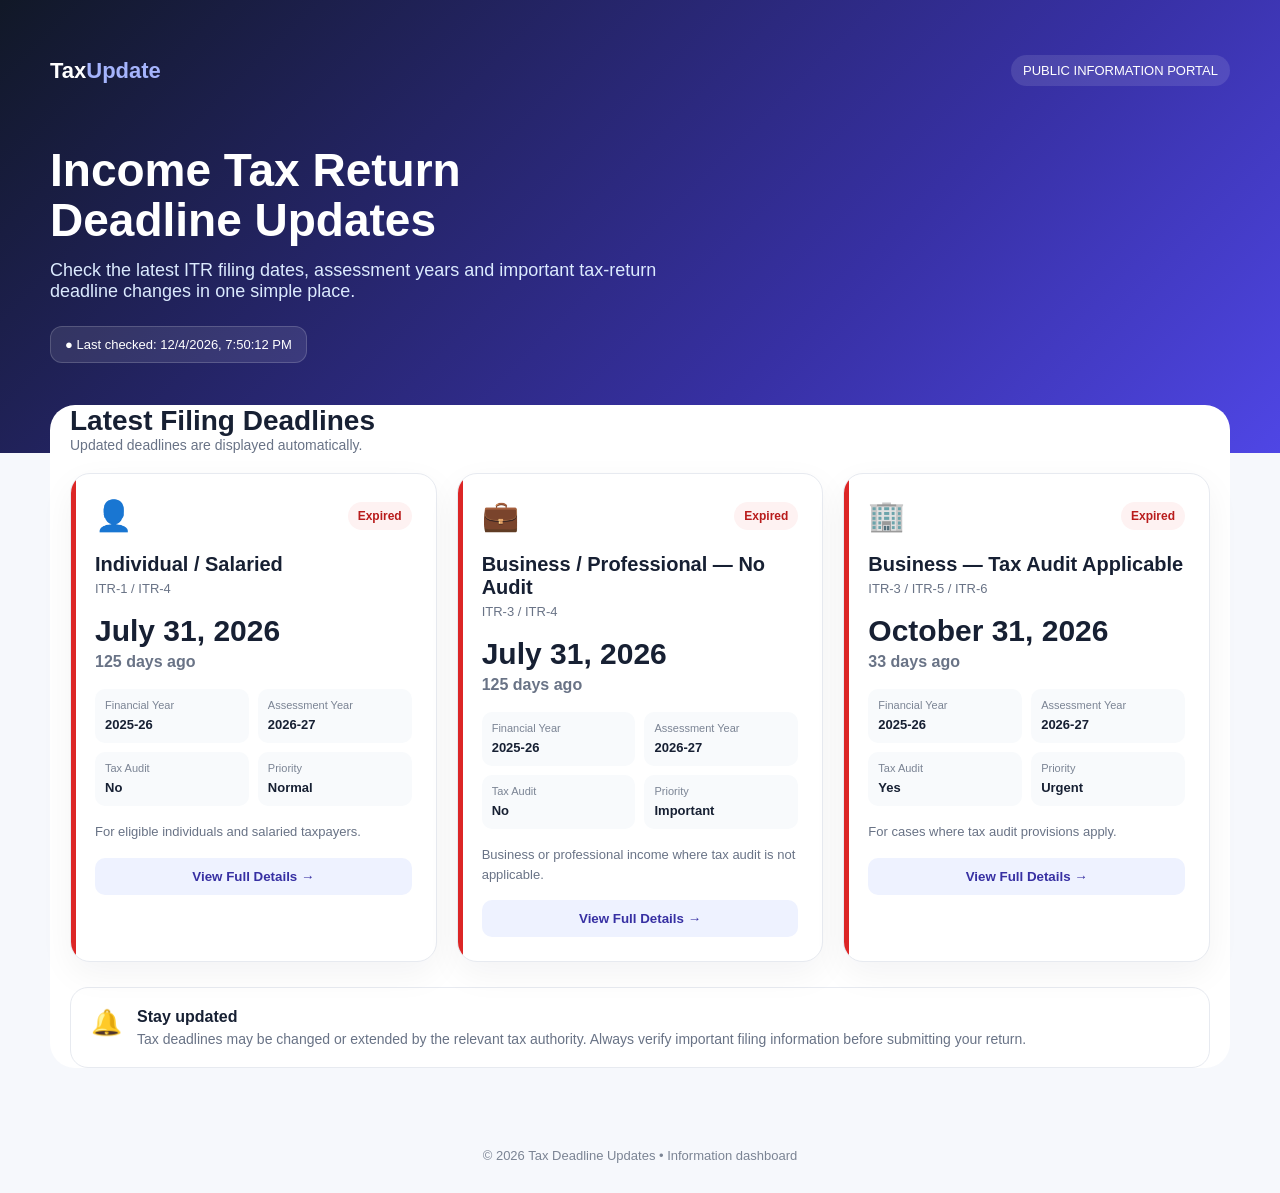
<file: itr-update.html>
<!DOCTYPE html>
<html lang="en">

<head>
    <meta charset="UTF-8">
    <meta name="viewport" content="width=device-width,initial-scale=1">
    <title>Tax Deadline Updates</title>
    <style>
        * {
            box-sizing: border-box
        }

        body {
            margin: 0;
            font-family: Inter, Segoe UI, Arial, sans-serif;
            background: #f6f8fc;
            color: #172033
        }

        .hero {
            background: linear-gradient(135deg, #111827, #3730a3 65%, #4f46e5);
            color: white;
            padding: 55px 20px 90px
        }

        .wrap {
            max-width: 1180px;
            margin: auto
        }

        nav {
            display: flex;
            justify-content: space-between;
            align-items: center;
            margin-bottom: 60px
        }

        .logo {
            font-size: 22px;
            font-weight: 900
        }

        .navtag {
            font-size: 13px;
            background: #ffffff1c;
            padding: 8px 12px;
            border-radius: 20px
        }

        .hero h1 {
            font-size: 46px;
            line-height: 1.08;
            max-width: 720px;
            margin: 0 0 15px
        }

        .hero p {
            font-size: 18px;
            color: #dbeafe;
            max-width: 650px;
            margin: 0
        }

        .updated {
            display: inline-block;
            margin-top: 24px;
            background: #ffffff18;
            border: 1px solid #ffffff2b;
            padding: 10px 14px;
            border-radius: 12px;
            font-size: 13px;
          
            
        }

        .content {
            max-width: 1180px;
            margin: -48px auto 50px;
            padding: 0 20px;
            position: relative;
              /* border: 2px solid red; */
              background-color: white;
              border-radius: 25px;
            
        }

        .section-head {
            display: flex;
            justify-content: space-between;
            align-items: end;
            gap: 20px;
            margin-bottom: 20px;
        }

        .section-head h2 {
            margin: 0;
            font-size: 28px
        }

        .muted {
            color: #697386;
            font-size: 14px
        }

        .grid {
            display: grid;
            grid-template-columns: repeat(3, 1fr);
            gap: 20px
        }

        .card {
            background: #fff;
            border: 1px solid #e7eaf0;
            border-radius: 20px;
            padding: 24px;
            box-shadow: 0 12px 35px #1118270d;
            position: relative;
            overflow: hidden
        }

        .card:before {
            content: "";
            position: absolute;
            left: 0;
            top: 0;
            bottom: 0;
            width: 5px;
            background: #16a34a
        }

        .card.orange:before {
            background: #f97316
        }

        .card.red:before {
            background: #dc2626
        }

        .cardtop {
            display: flex;
            justify-content: space-between;
            align-items: center
        }

        .icon {
            font-size: 30px
        }

        .badge {
            background: #ecfdf5;
            color: #15803d;
            padding: 7px 10px;
            border-radius: 20px;
            font-size: 12px;
            font-weight: 800
        }

        .badge.orange {
            background: #fff7ed;
            color: #c2410c
        }

        .badge.red {
            background: #fef2f2;
            color: #b91c1c
        }

        .card h3 {
            font-size: 20px;
            margin: 20px 0 5px
        }

        .itr {
            font-size: 13px;
            color: #697386
        }

        .date {
            font-size: 30px;
            font-weight: 900;
            margin-top: 18px
        }

        .days {
            font-weight: 700;
            color: #697386;
            margin: 5px 0 18px
        }

        .details {
            display: grid;
            grid-template-columns: 1fr 1fr;
            gap: 9px
        }

        .detail {
            background: #f8fafc;
            border-radius: 10px;
            padding: 10px
        }

        .detail small {
            display: block;
            color: #7b8494;
            font-size: 11px;
            margin-bottom: 4px
        }

        .detail b {
            font-size: 13px
        }

        .desc {
            font-size: 13px;
            color: #697386;
            line-height: 1.5;
            margin: 16px 0
        }

        .btn {
            width: 100%;
            padding: 11px;
            border: 0;
            border-radius: 10px;
            background: #eef2ff;
            color: #3730a3;
            font-weight: 800;
            cursor: pointer
        }

        .notice {
            margin-top: 25px;
            background: white;
            border: 1px solid #e7eaf0;
            border-radius: 18px;
            padding: 20px;
            display: flex;
            gap: 15px;
            align-items: flex-start
        }

        .notice-icon {
            font-size: 25px
        }

        footer {
            padding: 30px 20px;
            text-align: center;
            color: #7b8494;
            font-size: 13px
        }

        .modal {
            display: none;
            position: fixed;
            inset: 0;
            background: #11182799;
            z-index: 5;
            padding: 20px
        }

        .modal.show {
            display: flex;
            align-items: center;
            justify-content: center
        }

        .box {
            background: #fff;
            border-radius: 20px;
            padding: 25px;
            width: min(520px, 100%)
        }

        .close {
            float: right;
            border: 0;
            background: #f3f4f6;
            border-radius: 8px;
            font-size: 18px;
            padding: 5px 10px;
            cursor: pointer
        }

        @media(max-width:900px) {
            .grid {
                grid-template-columns: 1fr 1fr
            }

            .hero h1 {
                font-size: 38px
            }
        }

        @media(max-width:620px) {
            nav {
                margin-bottom: 40px
            }

            .hero {
                padding-top: 30px
            }

            .hero h1 {
                font-size: 34px
            }

            .grid {
                grid-template-columns: 1fr
            }

            .section-head {
                display: block
            }

            .section-head .muted {
                margin-top: 6px
            }
        }
    </style>
</head>

<body>
    <section class="hero">
        <div class="wrap">
            <nav>
                <div class="logo">Tax<span style="color:#a5b4fc">Update</span></div>
                <div class="navtag">PUBLIC INFORMATION PORTAL</div>
            </nav>
            <h1>Income Tax Return<br>Deadline Updates</h1>
            <p>Check the latest ITR filing dates, assessment years and important tax-return deadline changes in one
                simple place.</p>
            <div class="updated" id="updated">● Latest information available</div>
        </div>
    </section>

    <main class="content">
        <div class="section-head">
            <div>
                <h2>Latest Filing Deadlines</h2>
                <div class="muted">Updated deadlines are displayed automatically.</div>
            </div>
        </div>
        <div class="grid" id="cards"></div>
        <div class="notice">
            <div class="notice-icon">🔔</div>
            <div><b>Stay updated</b>
                <div class="muted" style="margin-top:5px">Tax deadlines may be changed or extended by the relevant tax
                    authority. Always verify important filing information before submitting your return.</div>
            </div>
        </div>
    </main>
    <footer>© 2026 Tax Deadline Updates • Information dashboard</footer>

    <div class="modal" id="modal">
        <div class="box"><button class="close" onclick="closeModal()">×</button>
            <h2 id="mtitle"></h2>
            <div id="mbody"></div>
        </div>
        
    </div>
    <script>
        const KEY = "itr_deadlines_v1";
        const fallback = [
            { business: "Individual / Salaried", itr: "ITR-1 / ITR-4", fy: "2025-26", ay: "2026-27", lastDate: "2026-07-31", extension: "", icon: "👤", theme: "green", audit: "No", priority: "Normal", description: "For eligible individuals and salaried taxpayers.", active: true },
            { business: "Business / Professional — No Audit", itr: "ITR-3 / ITR-4", fy: "2025-26", ay: "2026-27", lastDate: "2026-07-31", extension: "", icon: "💼", theme: "orange", audit: "No", priority: "Important", description: "Business or professional income where tax audit is not applicable.", active: true },
            { business: "Business — Tax Audit Applicable", itr: "ITR-3 / ITR-5 / ITR-6", fy: "2025-26", ay: "2026-27", lastDate: "2026-10-31", extension: "", icon: "🏢", theme: "red", audit: "Yes", priority: "Urgent", description: "For cases where tax audit provisions apply.", active: true }
        ];
        function getData() { try { return JSON.parse(localStorage.getItem(KEY)) || fallback } catch (e) { return fallback } }
        function esc(s) { return String(s ?? "").replace(/[&<>"']/g, m => ({ "&": "&amp;", "<": "&lt;", ">": "&gt;", '"': "&quot;", "'": "&#039;" }[m])) }
        function fmt(s) { return s ? new Date(s + "T00:00:00").toLocaleDateString(undefined, { day: "2-digit", month: "long", year: "numeric" }) : "-" }
        function status(x) { let d = Math.ceil((new Date(x.lastDate + "T23:59:59") - new Date()) / 86400000); if (d < 0) return ["Expired", "red", Math.abs(d) + " days ago"]; if (d <= 7) return ["Due Soon", "red", d + " days left"]; if (d <= 30) return ["Approaching", "orange", d + " days left"]; return ["Upcoming", "green", d + " days left"] }
        function render() {
            let items = getData().filter(x => x.active); let el = document.getElementById("cards"); el.innerHTML = "";
            items.forEach((x, i) => {
                let [st, cl, days] = status(x); el.insertAdjacentHTML("beforeend", `<article class="card ${cl}">
<div class="cardtop"><span class="icon">${esc(x.icon || "📅")}</span><span class="badge ${cl === "orange" ? "orange" : cl === "red" ? "red" : ""}">${st}</span></div>
<h3>${esc(x.business)}</h3><div class="itr">${esc(x.itr || "ITR")}</div><div class="date">${fmt(x.lastDate)}</div><div class="days">${days}</div>
<div class="details"><div class="detail"><small>Financial Year</small><b>${esc(x.fy || "-")}</b></div><div class="detail"><small>Assessment Year</small><b>${esc(x.ay || "-")}</b></div><div class="detail"><small>Tax Audit</small><b>${esc(x.audit || "-")}</b></div><div class="detail"><small>Priority</small><b>${esc(x.priority || "-")}</b></div></div>
<div class="desc">${esc(x.description || "")}</div><button class="btn" onclick="details(${i})">View Full Details →</button></article>`)
            });
            document.getElementById("updated").textContent = "● Last checked: " + new Date().toLocaleString();
        }
        let current = [];
        function details(i) { current = getData().filter(x => x.active); let x = current[i]; document.getElementById("mtitle").textContent = x.business; document.getElementById("mbody").innerHTML = `<p class="muted">${esc(x.description || "")}</p><div class="details"><div class="detail"><small>ITR Form</small><b>${esc(x.itr)}</b></div><div class="detail"><small>Last Date</small><b>${fmt(x.lastDate)}</b></div><div class="detail"><small>Extension</small><b>${fmt(x.extension)}</b></div><div class="detail"><small>Financial Year</small><b>${esc(x.fy)}</b></div><div class="detail"><small>Assessment Year</small><b>${esc(x.ay)}</b></div><div class="detail"><small>Tax Audit</small><b>${esc(x.audit)}</b></div></div>`; document.getElementById("modal").classList.add("show") }
        function closeModal() { document.getElementById("modal").classList.remove("show") }
        render(); setInterval(render, 60000);
    </script>
</body>

</html>
</file>
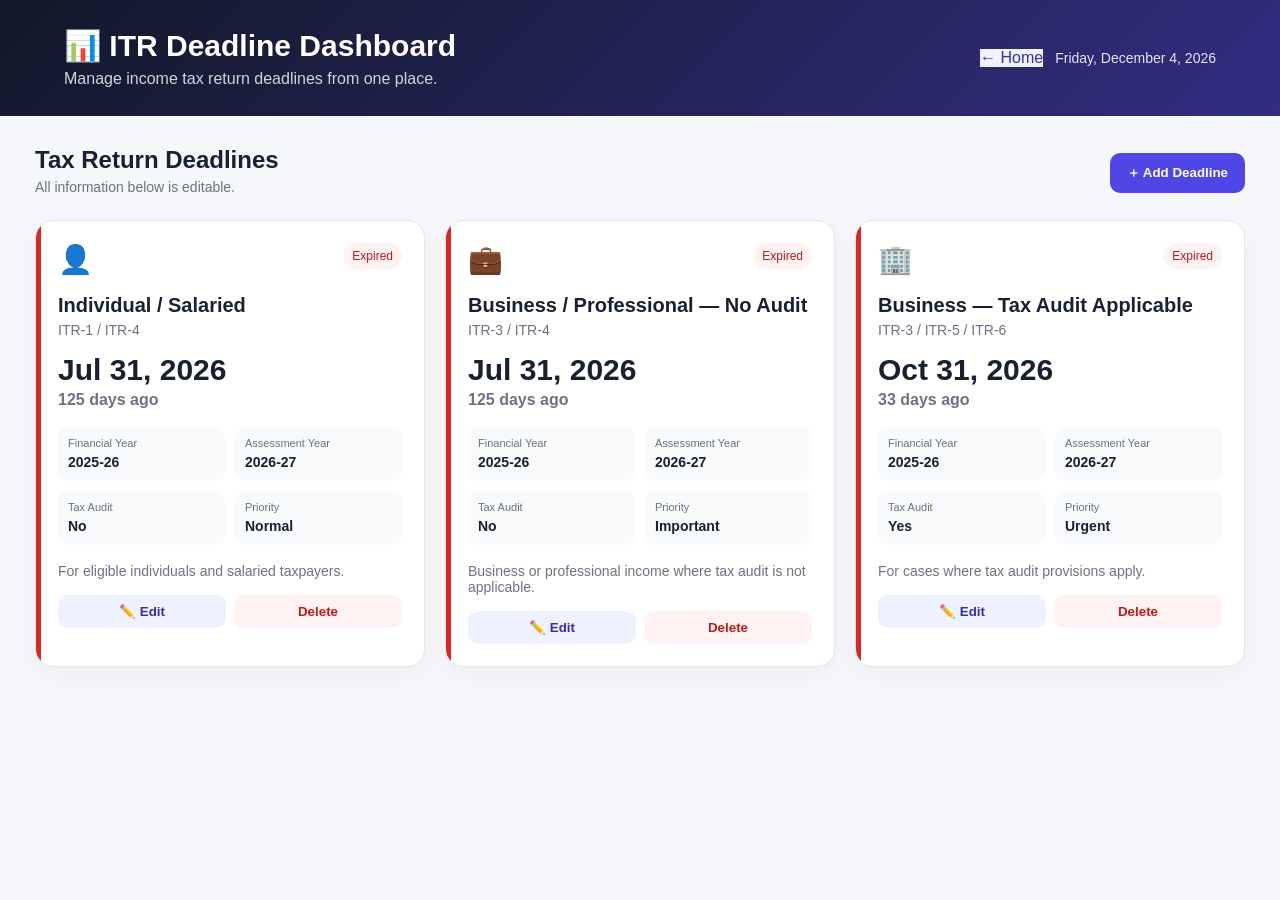
<file: itr_deadline_dashboard.html>
<!DOCTYPE html>
<html lang="en">

<head>
    <meta charset="UTF-8">
    <meta name="viewport" content="width=device-width, initial-scale=1.0">
    <title>ITR Deadline Dashboard</title>
    <style>
        :root {
            --bg: #f5f7fb;
            --card: #fff;
            --text: #18212f;
            --muted: #6b7280;
            --primary: #4f46e5;
            --border: #e5e7eb;
            --green: #16a34a;
            --orange: #ea580c;
            --red: #dc2626
        }

        * {
            box-sizing: border-box
        }

        body {
            margin: 0;
            font-family: Inter, Segoe UI, Arial, sans-serif;
            background: var(--bg);
            color: var(--text)
        }

        header {
            background: linear-gradient(135deg, #111827, #312e81);
            color: #fff;
            padding: 28px 5%
        }

        .header {
            max-width: 1250px;
            margin: auto;
            display: flex;
            justify-content: space-between;
            gap: 20px;
            align-items: center
        }

        h1 {
            margin: 0 0 7px;
            font-size: 30px
        }

        .sub {
            margin: 0;
            color: #d1d5db
        }

        .date-now {
            font-size: 14px;
            color: #e0e7ff
        }

        main {
            max-width: 1250px;
            margin: 30px auto;
            padding: 0 20px
        }

        .toolbar {
            display: flex;
            justify-content: space-between;
            align-items: center;
            margin-bottom: 20px;
            gap: 15px
        }

        button {
            border: 0;
            border-radius: 10px;
            padding: 11px 17px;
            font-weight: 700;
            cursor: pointer
        }

        .primary {
            background: var(--primary);
            color: white
        }

        .secondary {
            background: #eef2ff;
            color: #3730a3
        }

        .grid {
            display: grid;
            grid-template-columns: repeat(3, 1fr);
            gap: 20px
        }

        .card {
            background: var(--card);
            border: 1px solid var(--border);
            border-radius: 18px;
            padding: 22px;
            box-shadow: 0 8px 25px #1118270a;
            position: relative;
            overflow: hidden
        }

        .card:before {
            content: "";
            position: absolute;
            left: 0;
            top: 0;
            bottom: 0;
            width: 5px;
            background: var(--primary)
        }

        .card.green:before {
            background: var(--green)
        }

        .card.orange:before {
            background: var(--orange)
        }

        .card.red:before {
            background: var(--red)
        }

        .card-top {
            display: flex;
            justify-content: space-between;
            gap: 10px
        }

        .icon {
            font-size: 28px
        }

        .badge {
            font-size: 12px;
            padding: 6px 9px;
            border-radius: 20px;
            background: #ecfdf5;
            color: #15803d;
            height: max-content
        }

        .badge.orange {
            background: #fff7ed;
            color: #c2410c
        }

        .badge.red {
            background: #fef2f2;
            color: #b91c1c
        }

        .title {
            font-size: 20px;
            font-weight: 800;
            margin: 18px 0 5px
        }

        .muted {
            color: var(--muted);
            font-size: 14px
        }

        .deadline {
            font-size: 30px;
            font-weight: 900;
            margin: 15px 0 4px
        }

        .days {
            font-weight: 700;
            color: var(--muted);
            margin-bottom: 18px
        }

        .info {
            display: grid;
            grid-template-columns: 1fr 1fr;
            gap: 10px;
            margin-bottom: 18px
        }

        .info div {
            background: #f8fafc;
            padding: 10px;
            border-radius: 10px
        }

        .label {
            font-size: 11px;
            color: var(--muted);
            display: block;
            margin-bottom: 4px
        }

        .value {
            font-weight: 700;
            font-size: 14px
        }

        .actions {
            display: flex;
            gap: 8px
        }

        .actions button {
            flex: 1;
            padding: 9px
        }

        .empty {
            background: white;
            border: 1px dashed #cbd5e1;
            padding: 30px;
            text-align: center;
            border-radius: 16px;
            margin-top: 20px
        }

        .modal {
            display: none;
            position: fixed;
            inset: 0;
            background: #11182799;
            z-index: 10;
            padding: 20px;
            overflow: auto
        }

        .modal.show {
            display: flex;
            align-items: center;
            justify-content: center
        }

        .modal-box {
            background: white;
            width: min(720px, 100%);
            border-radius: 20px;
            padding: 25px
        }

        .modal-head {
            display: flex;
            justify-content: space-between;
            align-items: center;
            margin-bottom: 20px
        }

        .close {
            background: #f3f4f6;
            font-size: 18px;
            padding: 7px 11px
        }

        form {
            display: grid;
            grid-template-columns: 1fr 1fr;
            gap: 15px
        }

        .field {
            display: flex;
            flex-direction: column;
            gap: 6px
        }

        .full {
            grid-column: 1/-1
        }

        label {
            font-size: 13px;
            font-weight: 700
        }

        input,
        select,
        textarea {
            border: 1px solid #d1d5db;
            border-radius: 10px;
            padding: 11px;
            font: inherit;
            outline: none
        }

        input:focus,
        select:focus,
        textarea:focus {
            border-color: var(--primary);
            box-shadow: 0 0 0 3px #4f46e51a
        }

        textarea {
            min-height: 80px;
            resize: vertical
        }

        .form-actions {
            grid-column: 1/-1;
            display: flex;
            justify-content: flex-end;
            gap: 10px;
            margin-top: 5px
        }

        @media(max-width:900px) {
            .grid {
                grid-template-columns: 1fr 1fr
            }
        }

        @media(max-width:650px) {
            .header {
                display: block
            }

            .date-now {
                margin-top: 12px
            }

            .grid {
                grid-template-columns: 1fr
            }

            form {
                grid-template-columns: 1fr
            }

            .full {
                grid-column: auto
            }

            .form-actions {
                grid-column: auto
            }

            .toolbar {
                align-items: flex-start;
                flex-direction: column
            }
        }
    </style>
</head>

<body>
    <header>
        <div class="header">
            <div>
                <h1>📊 ITR Deadline Dashboard</h1>
                <p class="sub">Manage income tax return deadlines from one place.</p>
            </div>
            <div style="display:flex;align-items:center;gap:12px"><a href="index.html" class="secondary" style="text-decoration:none">← Home</a><div class="date-now" id="today"></div></div>
        </div>
    </header>

    <main>
        <div class="toolbar">
            <div>
                <h2 style="margin:0">Tax Return Deadlines</h2>
                <p class="muted" style="margin:5px 0">All information below is editable.</p>
            </div><button class="primary" onclick="openForm()">＋ Add Deadline</button>
        </div>
        <div class="grid" id="cards"></div>
        <div id="empty" class="empty" style="display:none">No deadlines added. Click <b>Add Deadline</b> to create one.
        </div>
    </main>

    <div class="modal" id="modal">
        <div class="modal-box">
            <div class="modal-head">
                <h2 id="modalTitle" style="margin:0">Edit Deadline</h2><button class="close"
                    onclick="closeForm()">×</button>
            </div>
            <form id="form">
                <input type="hidden" id="editId">
                <div class="field"><label>Business / Taxpayer Type</label><input id="business" required></div>
                <div class="field"><label>ITR Form Number</label><input id="itr" placeholder="e.g. ITR-1 / ITR-4"></div>
                <div class="field"><label>Financial Year</label><input id="fy" placeholder="2025-26"></div>
                <div class="field"><label>Assessment Year</label><input id="ay" placeholder="2026-27"></div>
                <div class="field"><label>Last Date</label><input id="lastDate" type="date" required></div>
                <div class="field"><label>Extension Date (optional)</label><input id="extension" type="date"></div>
                <div class="field"><label>Icon</label><input id="icon" placeholder="👤"></div>
                <div class="field"><label>Theme</label><select id="theme">
                        <option value="green">Green</option>
                        <option value="orange">Orange</option>
                        <option value="red">Red</option>
                    </select></div>
                <div class="field"><label>Tax Audit Applicable</label><select id="audit">
                        <option>No</option>
                        <option>Yes</option>
                    </select></div>
                <div class="field"><label>Priority</label><select id="priority">
                        <option>Normal</option>
                        <option>Important</option>
                        <option>Urgent</option>
                    </select></div>
                <div class="field full"><label>Description</label><textarea id="description"
                        placeholder="Add any notes or details..."></textarea></div>
                <div class="field"><label>Active</label><select id="active">
                        <option value="true">Yes</option>
                        <option value="false">No</option>
                    </select></div>
                <div class="form-actions"><button type="button" class="secondary"
                        onclick="closeForm()">Cancel</button><button class="primary">Save Changes</button></div>
            </form>
        </div>
    </div>

    <script>
        const KEY = "itr_deadlines_v1";
        const defaults = [
            { id: crypto.randomUUID(), business: "Individual / Salaried", itr: "ITR-1 / ITR-4", fy: "2025-26", ay: "2026-27", lastDate: "2026-07-31", extension: "", icon: "👤", theme: "green", audit: "No", priority: "Normal", description: "For eligible individuals and salaried taxpayers.", active: true },
            { id: crypto.randomUUID(), business: "Business / Professional — No Audit", itr: "ITR-3 / ITR-4", fy: "2025-26", ay: "2026-27", lastDate: "2026-07-31", extension: "", icon: "💼", theme: "orange", audit: "No", priority: "Important", description: "Business or professional income where tax audit is not applicable.", active: true },
            { id: crypto.randomUUID(), business: "Business — Tax Audit Applicable", itr: "ITR-3 / ITR-5 / ITR-6", fy: "2025-26", ay: "2026-27", lastDate: "2026-10-31", extension: "", icon: "🏢", theme: "red", audit: "Yes", priority: "Urgent", description: "For cases where tax audit provisions apply.", active: true }
        ];
        let data = JSON.parse(localStorage.getItem(KEY) || "null") || defaults;
        function save() { localStorage.setItem(KEY, JSON.stringify(data)) }
        function dateObj(s) { return new Date(s + "T23:59:59") }
        function status(item) {
            const d = Math.ceil((dateObj(item.lastDate) - new Date()) / 86400000);
            if (d < 0) return ["Expired", "red", Math.abs(d) + " days ago"];
            if (d <= 7) return ["Due Soon", "red", d + " days left"];
            if (d <= 30) return ["Approaching", "orange", d + " days left"];
            return ["Upcoming", "green", d + " days left"];
        }
        function render() {
            document.getElementById("today").textContent = new Date().toLocaleDateString(undefined, { weekday: "long", year: "numeric", month: "long", day: "numeric" });
            const el = document.getElementById("cards"); el.innerHTML = "";
            const active = data.filter(x => x.active);
            document.getElementById("empty").style.display = active.length ? "none" : "block";
            active.forEach(x => {
                const [st, cl, days] = status(x);
                const ext = x.extension ? `<div><span class="label">Extension</span><span class="value">${format(x.extension)}</span></div>` : "";
                el.insertAdjacentHTML("beforeend", `<article class="card ${cl}">
   <div class="card-top"><span class="icon">${esc(x.icon || "📅")}</span><span class="badge ${cl === "orange" ? "orange" : cl === "red" ? "red" : ""}">${st}</span></div>
   <div class="title">${esc(x.business)}</div><div class="muted">${esc(x.itr || "ITR")}</div>
   <div class="deadline">${format(x.lastDate)}</div><div class="days">${days}</div>
   <div class="info"><div><span class="label">Financial Year</span><span class="value">${esc(x.fy || "-")}</span></div><div><span class="label">Assessment Year</span><span class="value">${esc(x.ay || "-")}</span></div><div><span class="label">Tax Audit</span><span class="value">${esc(x.audit || "-")}</span></div><div><span class="label">Priority</span><span class="value">${esc(x.priority || "-")}</span></div>${ext}</div>
   <div class="muted" style="margin-bottom:16px">${esc(x.description || "")}</div>
   <div class="actions"><button class="secondary" onclick="edit('${x.id}')">✏️ Edit</button><button style="background:#fef2f2;color:#b91c1c" onclick="removeItem('${x.id}')">Delete</button></div>
  </article>`);
            });
        }
        function format(s) { if (!s) return "-"; return new Date(s + "T00:00:00").toLocaleDateString(undefined, { day: "2-digit", month: "short", year: "numeric" }) }
        function esc(s) { return String(s ?? "").replace(/[&<>"']/g, m => ({ "&": "&amp;", "<": "&lt;", ">": "&gt;", '"': "&quot;", "'": "&#039;" }[m])) }
        function openForm(item = null) {
            document.getElementById("modal").classList.add("show"); document.getElementById("modalTitle").textContent = item ? "Edit Deadline" : "Add Deadline";
            document.getElementById("form").reset(); document.getElementById("editId").value = item?.id || "";
            if (item) for (const k of ["business", "itr", "fy", "ay", "lastDate", "extension", "icon", "theme", "audit", "priority", "description", "active"]) document.getElementById(k).value = item[k] ?? "";
        }
        function closeForm() { document.getElementById("modal").classList.remove("show") }
        function edit(id) { openForm(data.find(x => x.id === id)) }
        function removeItem(id) { if (confirm("Delete this deadline?")) { data = data.filter(x => x.id !== id); save(); render() } }
        document.getElementById("form").addEventListener("submit", e => {
            e.preventDefault(); const id = document.getElementById("editId").value;
            const item = { id: id || crypto.randomUUID() };
            for (const k of ["business", "itr", "fy", "ay", "lastDate", "extension", "icon", "theme", "audit", "priority", "description"]) item[k] = document.getElementById(k).value;
            item.active = document.getElementById("active").value === "true";
            if (id) data = data.map(x => x.id === id ? item : x); else data.push(item); save(); closeForm(); render();
        });
        render();
    </script>
</body>

</html>
</file>
